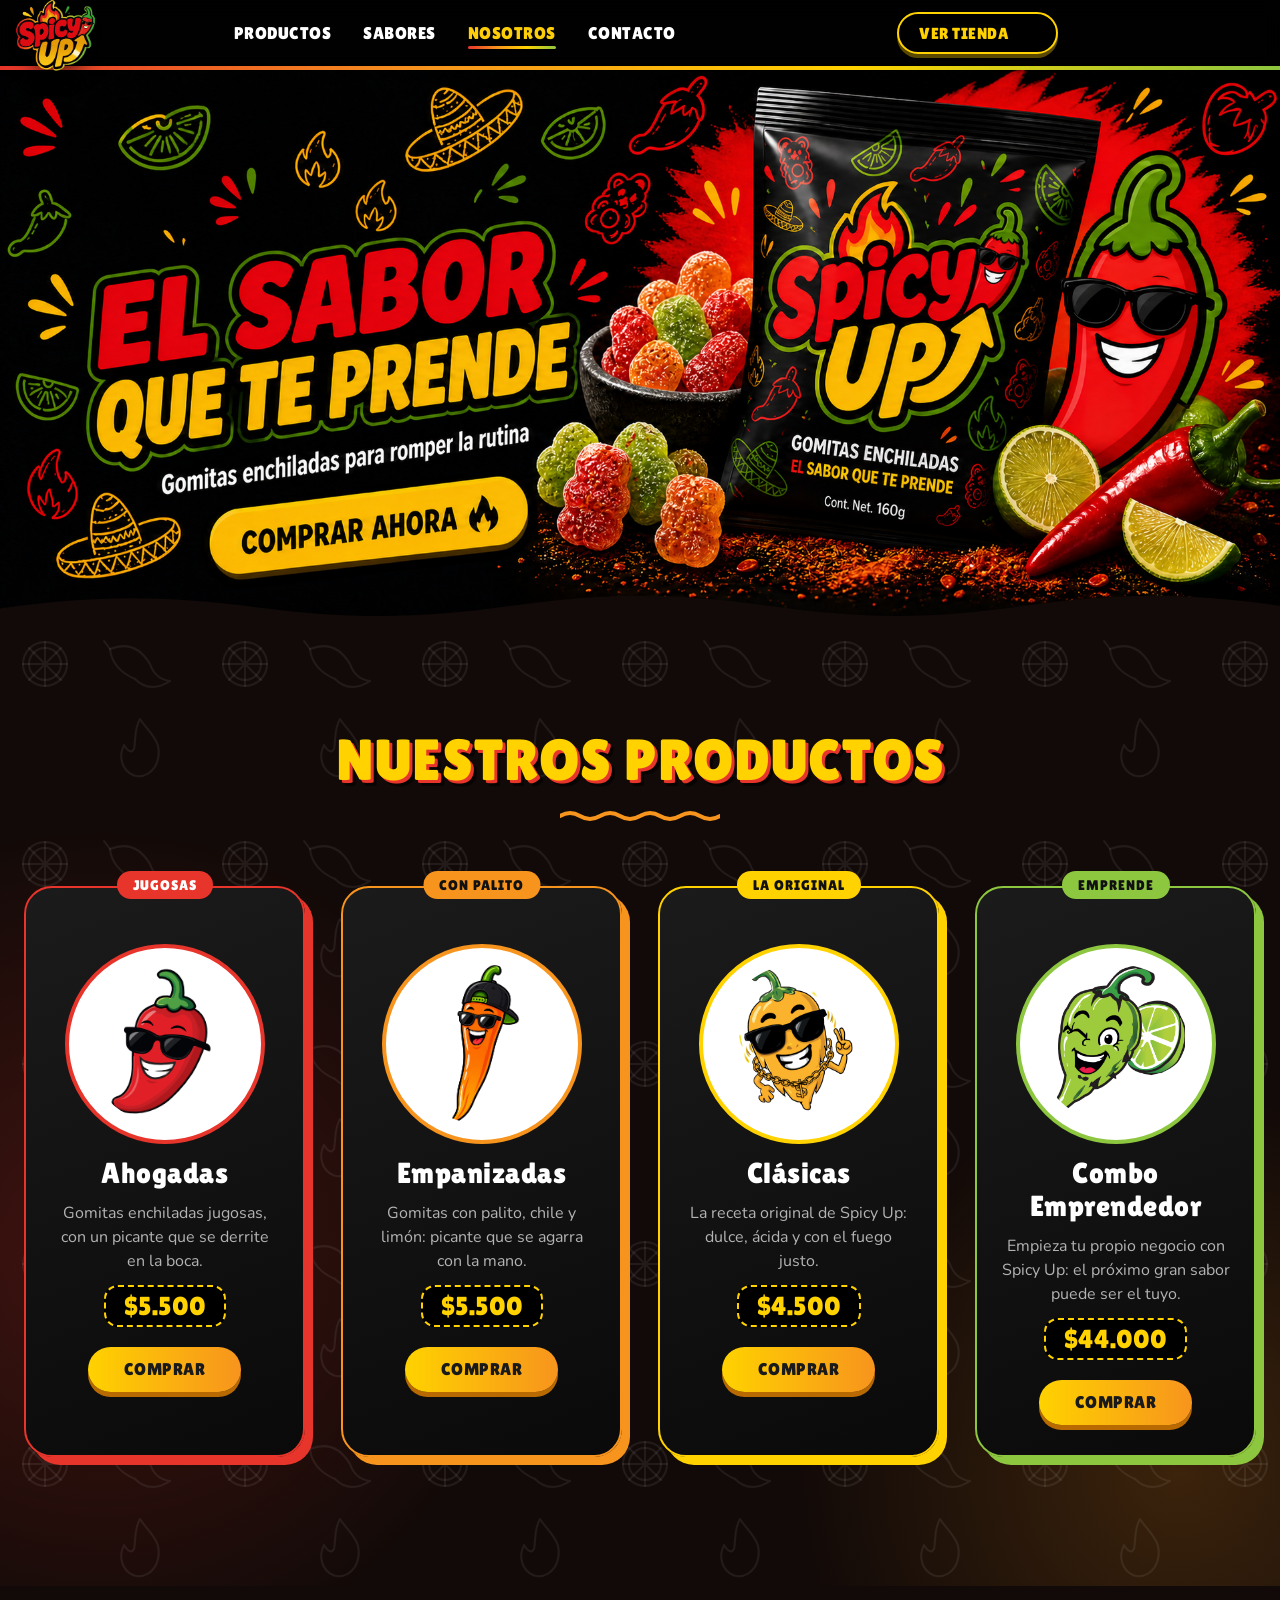
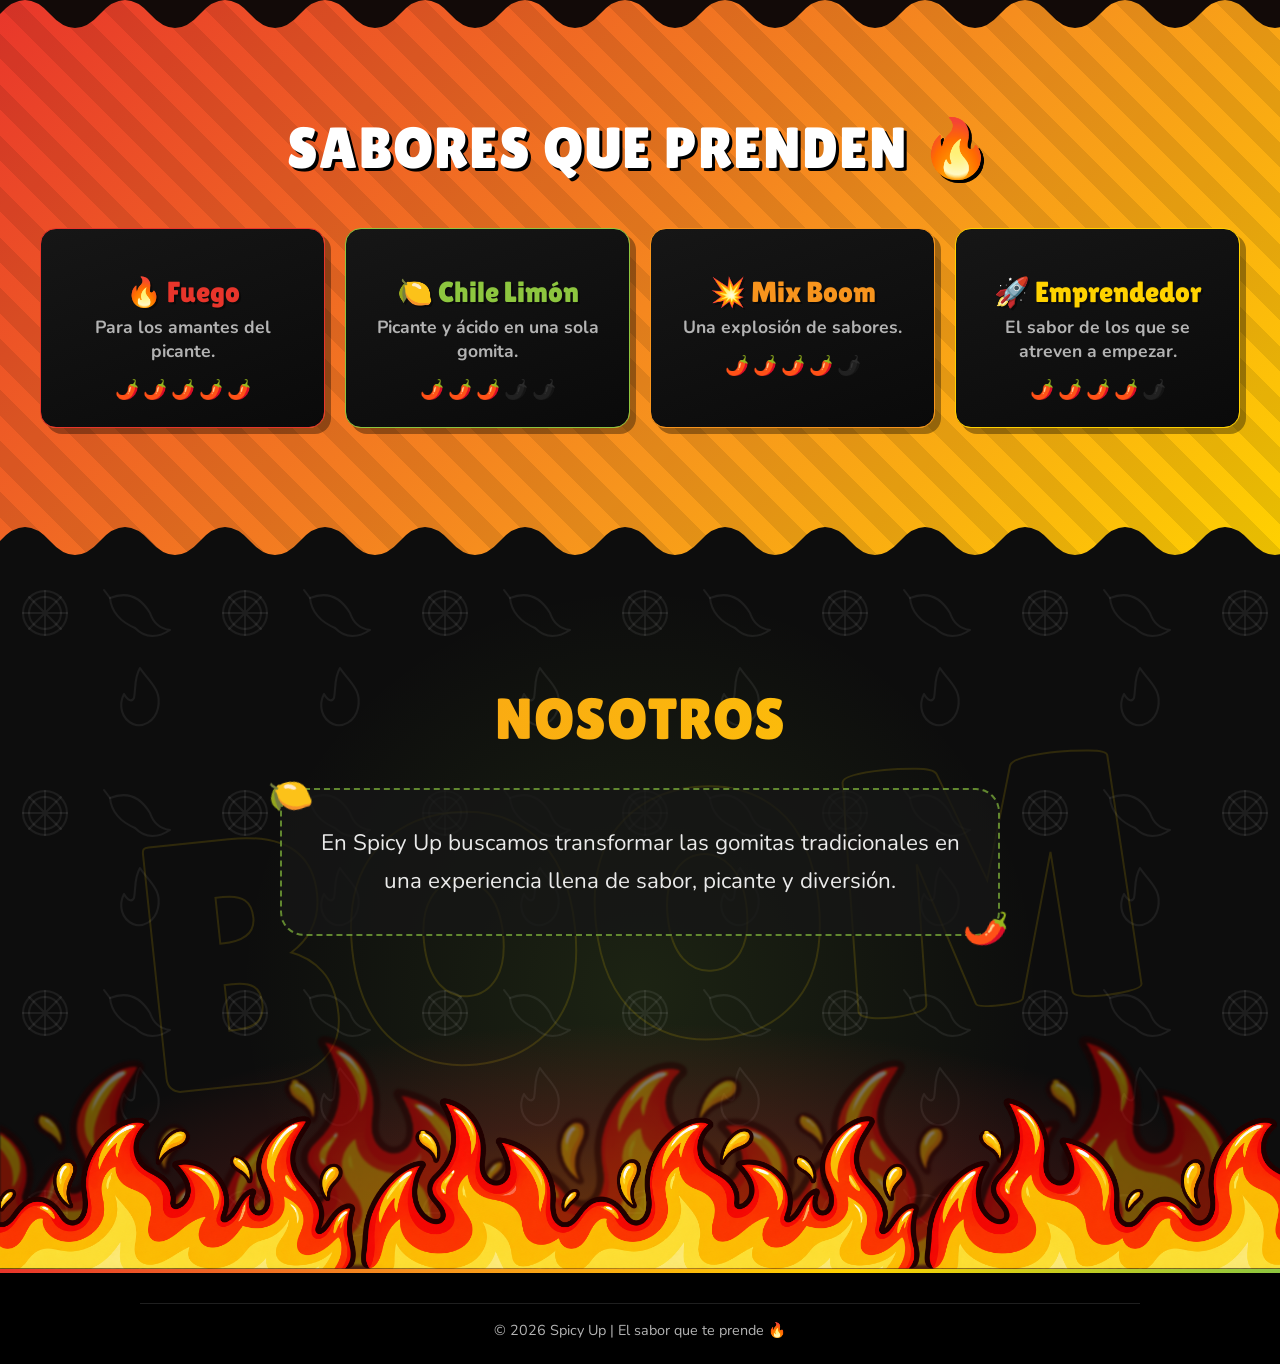
<file: index.html>
<!DOCTYPE html>
<html lang="es">
<head>
    <meta charset="UTF-8">
    <meta name="viewport" content="width=device-width, initial-scale=1.0">

    <link rel="stylesheet" href="css/header-footer.css">
    <link rel="stylesheet" href="css/index.css">
    <link rel="stylesheet" href="css/carrito.css">
    <link rel="shortcut icon" href="img/icono-removebg-preview.png" type="image/x-icon">
    <link rel="preconnect" href="https://fonts.googleapis.com">
    <link rel="preconnect" href="https://fonts.gstatic.com" crossorigin>
    <script src="main.js" defer></script>
    <link href="https://fonts.googleapis.com/css2?family=Lilita+One&family=Nunito:ital,wght@0,200..1000;1,200..1000&display=swap" rel="stylesheet">

    <title>Spicy Up</title>
</head>

<body>

    <header>

        <div class="logo">
            <img src="img/logo.png" alt="Spicy Up">
        </div>

        <nav>
            <a href="#productos">PRODUCTOS</a>
            <a href="#sabores">SABORES</a>
            <a href="#nosotros">NOSOTROS</a>
            <a href="contacto.html">CONTACTO</a>
        </nav>

        <a href="#productos" class="btn-tienda">
            VER TIENDA <img src="img/bolsa-de-la-compra.png" alt="">
        </a>

    </header>


    <main>

        <section class="hero">
            <a href="#productos" class="hero-cta" aria-label="Comprar ahora"></a>
        </section>


        <section id="productos" class="productos">
            <svg
            class="onda-superior"
            viewBox="0 0 1200 80"
            preserveAspectRatio="none"
            aria-hidden="true"
          >
            <path
              d="M0,32
                 C90,12 150,12 240,30
                 C330,48 390,48 480,28
                 C570,8 630,8 720,28
                 C810,48 870,48 960,28
                 C1050,8 1110,8 1200,28
                 L1200,80
                 L0,80
                 Z"
            />
            </svg>
            <h2>NUESTROS PRODUCTOS</h2>

            <div class="productos-container">

                <article class="producto">
                    <img src="img/chile-rojo.png" alt="Ahogadas">

                    <h3>Ahogadas</h3>

                    <p>
                        Gomitas enchiladas jugosas, con un picante que se derrite en la boca.
                    </p>

                    <span>$5.500</span>

                    <button>COMPRAR</button>
                </article>


                <article class="producto">
                    <img src="img/chile-naranja.png" alt="Empanizadas">

                    <h3>Empanizadas</h3>

                    <p>
                        Gomitas con palito, chile y limón: picante que se agarra con la mano.
                    </p>

                    <span>$5.500</span>

                    <button>COMPRAR</button>
                </article>


                <article class="producto">
                    <img src="img/chile-amarillo.png" alt="Clásicas">

                    <h3>Clásicas</h3>

                    <p>
                        La receta original de Spicy Up: dulce, ácida y con el fuego justo.
                    </p>

                    <span>$4.500</span>

                    <button>COMPRAR</button>
                </article>


                <article class="producto producto-emprendedor">
                    <img src="img/chile verde.PNG" alt="Emprendedor">
                    <h3>Combo Emprendedor</h3>

                    <p>
                        Empieza tu propio negocio con Spicy Up: el próximo gran sabor puede ser el tuyo.
                    </p>

                    <span>$44.000</span>

                    <button>COMPRAR</button>
                </article>

            </div>

        </section>


        <section id="sabores" class="sabores">

            <h2>SABORES QUE PRENDEN 🔥</h2>

            <div>

                <h3>🔥 Fuego</h3>
                <p>Para los amantes del picante.</p>

                <h3>🍋 Chile Limón</h3>
                <p>Picante y ácido en una sola gomita.</p>

                <h3>💥 Mix Boom</h3>
                <p>Una explosión de sabores.</p>

                <h3>🚀 Emprendedor</h3>
                <p>El sabor de los que se atreven a empezar.</p>

            </div>

        </section>


        <section id="nosotros" class="nosotros">

            <h2>NOSOTROS</h2>

            <p>
                En Spicy Up buscamos transformar las gomitas tradicionales
                en una experiencia llena de sabor, picante y diversión.
            </p>

            <div class="fuego" aria-hidden="true">
                <div class="llamas llamas-atras"></div>
                <div class="llamas llamas-frente"></div>

                <span class="chispa" style="--x:6%;  --s:4px; --t:3.6s; --d:0s;   --dx:30px"></span>
                <span class="chispa" style="--x:14%; --s:6px; --t:4.4s; --d:1.1s; --dx:-24px"></span>
                <span class="chispa" style="--x:23%; --s:5px; --t:3.9s; --d:2.3s; --dx:40px"></span>
                <span class="chispa" style="--x:33%; --s:4px; --t:4.8s; --d:0.6s; --dx:-36px"></span>
                <span class="chispa" style="--x:44%; --s:7px; --t:4.1s; --d:1.8s; --dx:22px"></span>
                <span class="chispa" style="--x:55%; --s:5px; --t:3.7s; --d:0.3s; --dx:-30px"></span>
                <span class="chispa" style="--x:66%; --s:6px; --t:4.6s; --d:2.7s; --dx:34px"></span>
                <span class="chispa" style="--x:76%; --s:4px; --t:3.8s; --d:1.4s; --dx:-20px"></span>
                <span class="chispa" style="--x:86%; --s:5px; --t:4.3s; --d:0.9s; --dx:28px"></span>
                <span class="chispa" style="--x:94%; --s:6px; --t:4.0s; --d:2.0s; --dx:-34px"></span>
            </div>

        </section>

    </main>


    <footer>

        <p>
            © 2026 Spicy Up | El sabor que te prende 🔥
        </p>

    </footer>

</body>
</html>
</file>
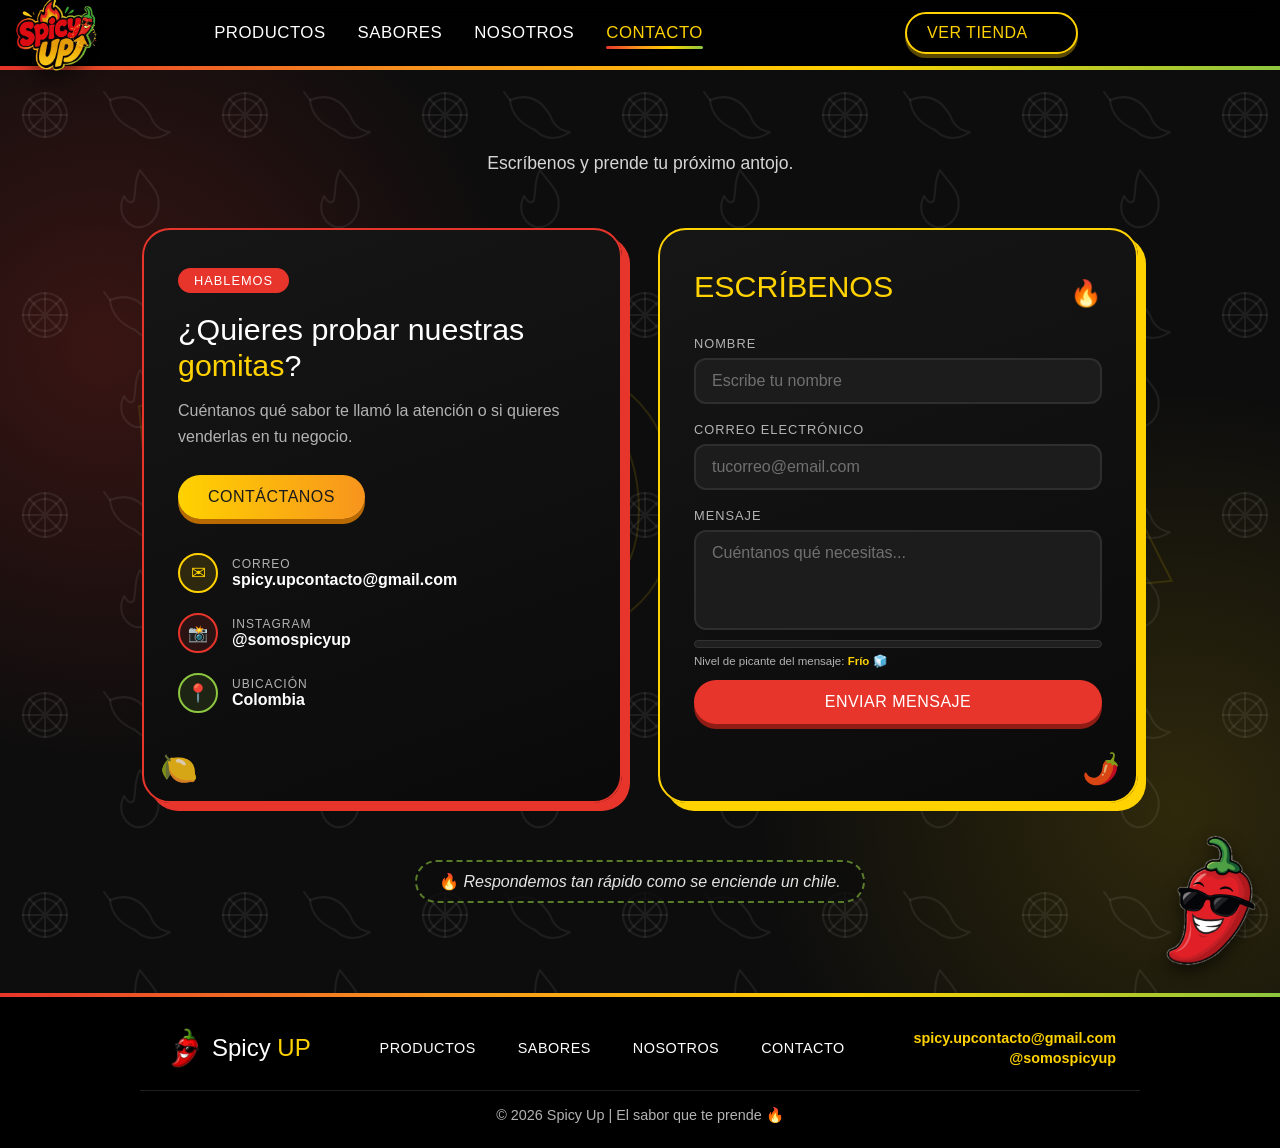
<file: contacto.html>
<!DOCTYPE html>
<html lang="es">
<head>
    <meta charset="UTF-8">
    <meta name="viewport" content="width=device-width, initial-scale=1.0">
    <link rel="stylesheet" href="css/header-footer.css">
    <link rel="stylesheet" href="css/contacto.css">
    <script src="main.js" defer></script>
    <script src="contacto.js" defer></script>
    <link rel="shortcut icon" href="img/icono-removebg-preview.png" type="image/x-icon">
    <title>Spicy Up | Contacto</title>
    <link rel="stylesheet" href="css/carrito.css">
</head>
<body>
    <header>
        <div class="logo"><a href="index.html" aria-label="Spicy Up, inicio"><img src="img/logo.png" alt="Spicy Up"></a></div>
        <nav aria-label="Navegación principal">
            <a href="index.html#productos">PRODUCTOS</a>
            <a href="index.html#sabores">SABORES</a>
            <a href="nosotros.html">NOSOTROS</a>
            <a href="contacto.html" aria-current="page">CONTACTO</a>
        </nav>
        <a href="index.html#productos" class="btn-tienda">VER TIENDA <img src="img/bolsa-de-la-compra.png" alt=""></a>
    </header>

    <main>
        <section id="contacto" class="contacto">
            <p class="contacto-intro">Escríbenos y prende tu próximo antojo.</p>

            <div class="contacto-grid">
            
                <div class="contacto-card contacto-info">
                    <span class="badge badge-rojo">HABLEMOS</span>
                    <h2>¿Quieres probar nuestras <span class="text-amarillo">gomitas</span>?</h2>
                    <p class="contacto-texto">
                        Cuéntanos qué sabor te llamó la atención o si quieres venderlas en tu negocio.
                    </p>
                    <a href="mailto:spicy.upcontacto@gmail.com" class="btn btn-amarillo">CONTÁCTANOS</a>

                    <ul class="contacto-datos">
                        <li>
                            <span class="icono icono-correo">✉</span>
                            <div>
                                <span class="dato-label">CORREO</span>
                                <a href="mailto:spicy.upcontacto@gmail.com" class="dato-valor">spicy.upcontacto@gmail.com</a>
                            </div>
                        </li>
                        <li>
                            <span class="icono icono-instagram">📸</span>
                            <div>
                                <span class="dato-label">INSTAGRAM</span>
                                <a href="https://www.instagram.com/somospicyup" target="_blank" rel="noopener noreferrer" class="dato-valor">@somospicyup</a>
                            </div>
                        </li>
                        <li>
                            <span class="icono icono-ubicacion">📍</span>
                            <div>
                                <span class="dato-label">UBICACIÓN</span>
                                <span class="dato-valor">Colombia</span>
                            </div>
                        </li>
                    </ul>

                    <span class="decoracion decoracion-lima" aria-hidden="true">🍋</span>
                </div>

                <div class="contacto-card contacto-form">
                    <div class="form-header">
                        <h2>ESCRÍBENOS</h2>
                        <span class="icono-fuego" aria-hidden="true">🔥</span>
                    </div>

                    <form action="#" method="POST">
                        <label for="nombre">NOMBRE</label>
                        <input type="text" id="nombre" name="nombre" placeholder="Escribe tu nombre">

                        <label for="correo">CORREO ELECTRÓNICO</label>
                        <input type="email" id="correo" name="correo" placeholder="tucorreo@email.com">

                        <label for="mensaje">MENSAJE</label>
                        <textarea id="mensaje" name="mensaje" rows="4" placeholder="Cuéntanos qué necesitas..."></textarea>

                        <button type="submit" class="btn btn-rojo">ENVIAR MENSAJE</button>
                    </form>

                    <span class="decoracion decoracion-fuego" aria-hidden="true">🌶️</span>
                </div>
            </div>

            <p class="contacto-footer-msg">Respondemos tan rápido como se enciende un chile.</p>
        </section>
    </main>

    <footer>
        <div class="footer-divider"></div>
        <div class="footer-content">
            <div class="footer-logo">
                <img src="img/icono-removebg-preview.png" alt="Spicy Up" class="footer-logo-icono">
                <span>Spicy <strong>UP</strong></span>
            </div>

            <nav class="footer-nav">
                <a href="index.html#productos">PRODUCTOS</a>
                <a href="index.html#sabores">SABORES</a>
                <a href="index.html#nosotros">NOSOTROS</a>
                <a href="contacto.html">CONTACTO</a>
            </nav>

            <div class="footer-contacto"><a href="mailto:spicy.upcontacto@gmail.com" class="footer-correo">spicy.upcontacto@gmail.com</a><a href="https://www.instagram.com/somospicyup" target="_blank" rel="noopener noreferrer" class="footer-correo">@somospicyup</a></div>
        </div>
        <p class="footer-copy">© 2026 Spicy Up | El sabor que te prende 🔥</p>
    </footer>
</body>
</html>
</file>
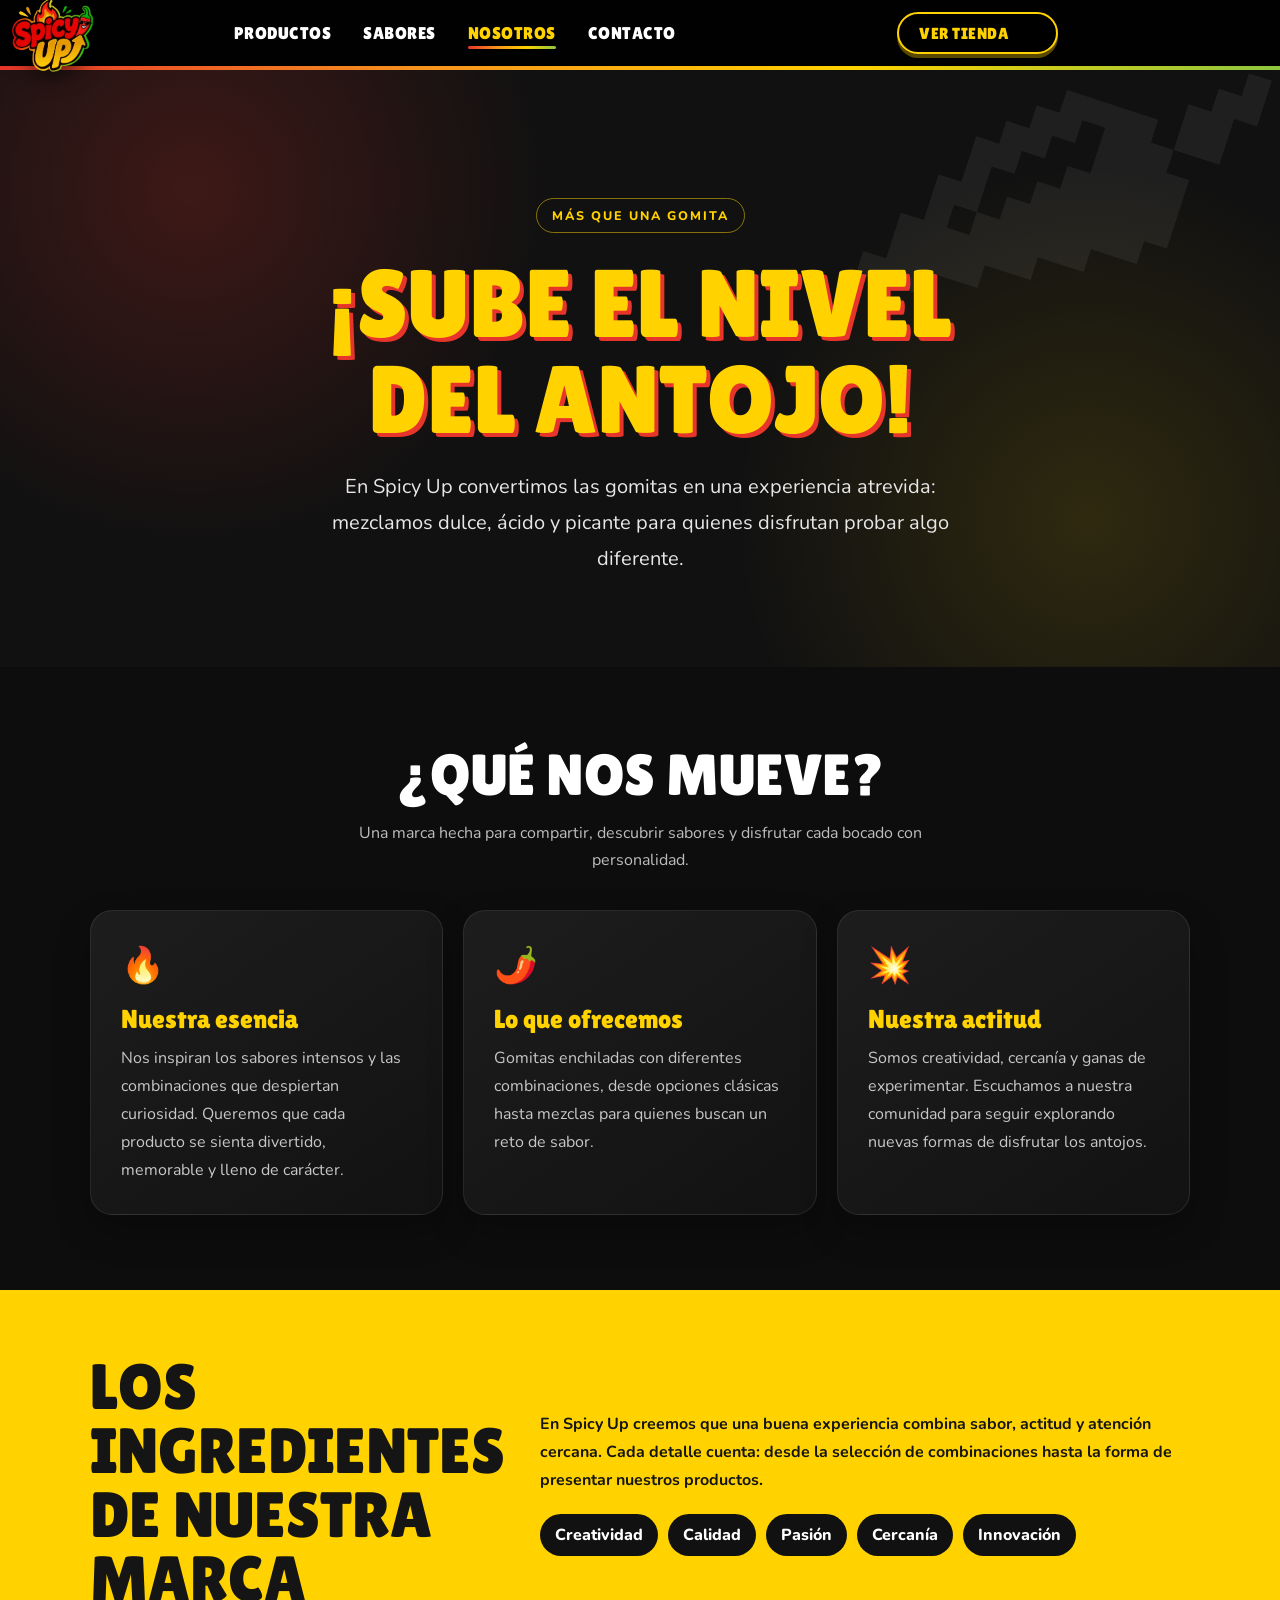
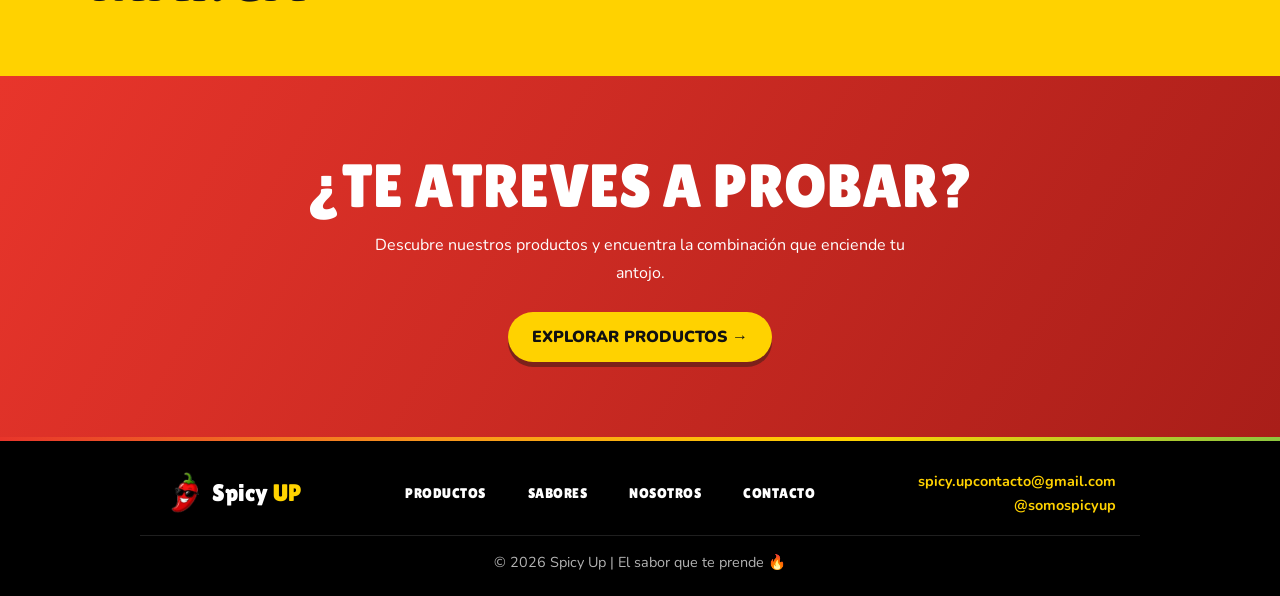
<file: nosotros.html>
<!DOCTYPE html>
<html lang="es">
<head>
  <meta charset="UTF-8">
  <meta name="viewport" content="width=device-width, initial-scale=1.0">
  <meta name="description" content="Conoce Spicy Up: gomitas enchiladas, combinaciones intensas y una experiencia llena de sabor.">
  <link rel="stylesheet" href="css/header-footer.css">
  <link rel="shortcut icon" href="img/icono-removebg-preview.png" type="image/x-icon">
  <link rel="preconnect" href="https://fonts.googleapis.com">
  <link rel="preconnect" href="https://fonts.gstatic.com" crossorigin>
  <link href="https://fonts.googleapis.com/css2?family=Lilita+One&family=Nunito:wght@400;600;700;800&display=swap" rel="stylesheet">
  <title>Nosotros | Spicy Up</title>
  <style>
    :root{--su-lima:#8dc63f}
    body{margin:0;background:#0d0d0d;color:#fff;font-family:var(--fuente-texto)}
    .about-hero{position:relative;overflow:hidden;padding:clamp(70px,10vw,130px) 22px 90px;text-align:center;background:radial-gradient(circle at 15% 20%,#e8352b35,transparent 30%),radial-gradient(circle at 85% 75%,#ffd20020,transparent 30%),#111}
    .about-hero:before{content:"🌶";position:absolute;font-size:clamp(10rem,30vw,24rem);opacity:.06;right:2%;top:-25%;transform:rotate(18deg)}
    .eyebrow{display:inline-block;padding:8px 15px;border:1px solid #ffd20080;border-radius:99px;color:#ffd200;font-weight:800;letter-spacing:2px;font-size:.78rem}
    h1,h2,h3{font-family:var(--fuente-titulo);font-weight:400}
    .about-hero h1{position:relative;font-size:clamp(3rem,8vw,6rem);line-height:1;margin:22px 0;color:#ffd200;text-shadow:4px 4px 0 #e8352b}
    .about-hero p{position:relative;max-width:690px;margin:0 auto;color:#e7e7e7;font-size:clamp(1rem,2vw,1.25rem);line-height:1.8}
    .about-wrap{width:min(1100px,calc(100% - 40px));margin:0 auto;padding:75px 0}
    .section-heading{text-align:center;margin-bottom:36px}
    .section-heading h2{font-size:clamp(2.2rem,5vw,3.6rem);margin:0 0 12px}
    .section-heading p{max-width:620px;margin:auto;color:#bdbdbd;line-height:1.7}
    .story-grid{display:grid;grid-template-columns:repeat(3,minmax(0,1fr));gap:20px}
    .story-card{position:relative;padding:30px;border-radius:22px;background:linear-gradient(145deg,#1d1d1d,#121212);border:1px solid #ffffff16;box-shadow:0 16px 35px #0004}
    .story-card .emoji{font-size:2.2rem}
    .story-card h3{font-size:1.65rem;margin:15px 0 10px;color:#ffd200}
    .story-card p{color:#c7c7c7;line-height:1.75;margin:0}
    .values{background:#ffd200;color:#151515;padding:65px 20px}
    .values-inner{width:min(1100px,100%);margin:auto;display:grid;grid-template-columns:1fr 2fr;align-items:center;gap:35px}
    .values h2{font-size:clamp(2.5rem,5vw,4rem);line-height:1;margin:0}
    .values p{line-height:1.75;font-weight:700}
    .chips{display:flex;flex-wrap:wrap;gap:10px;margin-top:20px}
    .chips span{padding:10px 15px;border-radius:99px;background:#111;color:#fff;font-weight:800}
    .about-cta{text-align:center;padding:75px 20px;background:linear-gradient(120deg,#e8352b,#a91e19)}
    .about-cta h2{font-size:clamp(2.2rem,5vw,3.8rem);margin:0 0 12px}
    .about-cta p{max-width:580px;margin:0 auto 25px;line-height:1.7}
    .about-button{display:inline-block;padding:14px 24px;border-radius:99px;background:#ffd200;color:#111;font-weight:900;text-decoration:none;box-shadow:0 5px 0 #7c211b;transition:transform .2s}
    .about-button:hover{transform:translateY(-3px)}
    @media(max-width:760px){.story-grid{grid-template-columns:1fr}.values-inner{grid-template-columns:1fr;text-align:center}.chips{justify-content:center}}
    @media(prefers-reduced-motion:reduce){*{scroll-behavior:auto!important;transition:none!important}}
  </style>
</head>
<body>
<header>
  <div class="logo"><a href="index.html" aria-label="Spicy Up, inicio"><img src="img/logo.png" alt="Spicy Up"></a></div>
  <nav aria-label="Navegación principal">
    <a href="index.html#productos">PRODUCTOS</a><a href="index.html#sabores">SABORES</a>
    <a href="nosotros.html" aria-current="page">NOSOTROS</a><a href="contacto.html">CONTACTO</a>
  </nav>
  <a href="index.html#productos" class="btn-tienda">VER TIENDA <img src="img/bolsa-de-la-compra.png" alt=""></a>
</header>
<main>
  <section class="about-hero">
    <span class="eyebrow">MÁS QUE UNA GOMITA</span>
    <h1>¡SUBE EL NIVEL<br>DEL ANTOJO!</h1>
    <p>En Spicy Up convertimos las gomitas en una experiencia atrevida: mezclamos dulce, ácido y picante para quienes disfrutan probar algo diferente.</p>
  </section>
  <section class="about-wrap">
    <div class="section-heading"><h2>¿QUÉ NOS MUEVE?</h2><p>Una marca hecha para compartir, descubrir sabores y disfrutar cada bocado con personalidad.</p></div>
    <div class="story-grid">
      <article class="story-card"><span class="emoji">🔥</span><h3>Nuestra esencia</h3><p>Nos inspiran los sabores intensos y las combinaciones que despiertan curiosidad. Queremos que cada producto se sienta divertido, memorable y lleno de carácter.</p></article>
      <article class="story-card"><span class="emoji">🌶️</span><h3>Lo que ofrecemos</h3><p>Gomitas enchiladas con diferentes combinaciones, desde opciones clásicas hasta mezclas para quienes buscan un reto de sabor.</p></article>
      <article class="story-card"><span class="emoji">💥</span><h3>Nuestra actitud</h3><p>Somos creatividad, cercanía y ganas de experimentar. Escuchamos a nuestra comunidad para seguir explorando nuevas formas de disfrutar los antojos.</p></article>
    </div>
  </section>
  <section class="values">
    <div class="values-inner"><h2>LOS INGREDIENTES<br>DE NUESTRA MARCA</h2><div><p>En Spicy Up creemos que una buena experiencia combina sabor, actitud y atención cercana. Cada detalle cuenta: desde la selección de combinaciones hasta la forma de presentar nuestros productos.</p><div class="chips"><span>Creatividad</span><span>Calidad</span><span>Pasión</span><span>Cercanía</span><span>Innovación</span></div></div></div>
  </section>
  <section class="about-cta"><h2>¿TE ATREVES A PROBAR?</h2><p>Descubre nuestros productos y encuentra la combinación que enciende tu antojo.</p><a class="about-button" href="index.html#productos">EXPLORAR PRODUCTOS →</a></section>
</main>
<footer><div class="footer-divider"></div><div class="footer-content"><div class="footer-logo"><img src="img/icono-removebg-preview.png" alt="" class="footer-logo-icono"><span>Spicy <strong>UP</strong></span></div><nav class="footer-nav"><a href="index.html#productos">PRODUCTOS</a><a href="index.html#sabores">SABORES</a><a href="nosotros.html">NOSOTROS</a><a href="contacto.html">CONTACTO</a></nav><div class="footer-contacto"><a href="mailto:spicy.upcontacto@gmail.com" class="footer-correo">spicy.upcontacto@gmail.com</a><a href="https://www.instagram.com/somospicyup" target="_blank" rel="noopener noreferrer" class="footer-correo">@somospicyup</a></div></div><p class="footer-copy">© 2026 Spicy Up | El sabor que te prende 🔥</p></footer>
</body>
</html>
</file>
<file: css/header-footer.css>
/* ==========================================================
   SPICY UP · header-footer.css (compartido por todas las páginas)
   ========================================================== */
   :root {
    --negro: #0d0d0d;
    --negro-carta: #161616;
    --rojo: #e8352b;
    --naranja: #f7941d;
    --amarillo: #ffd200;
    --verde: #8dc63f;
    --gris-texto: #b3b3b3;
    --fuente-titulo: "Lilita One", sans-serif;
    --fuente-texto: "Nunito", Arial, sans-serif;
    --franja: linear-gradient(90deg, var(--rojo), var(--naranja), var(--amarillo), var(--verde));
}

* {
    margin: 0;
    padding: 0;
    box-sizing: border-box;
}

::selection {
    background: var(--amarillo);
    color: #000;
}

:focus-visible {
    outline: 3px solid var(--amarillo);
    outline-offset: 3px;
}

/* ---------- HEADER ---------- */
header {
    display: flex;
    justify-content: space-evenly;
    align-items: center;
    position: sticky;
    top: 0;
    z-index: 100;
    min-height: 64px;
    padding: 12px;
    background: rgba(0, 0, 0, 0.92);
    backdrop-filter: blur(8px);
    border-bottom: 4px solid transparent;
    border-image: var(--franja) 1;
}

.logo {
    position: absolute;
    left: 12px;
    top: -10px;
    z-index: 2;
}

.logo a {
    display: block;
}

.logo img {
    display: block;
    height: 84px;
    width: auto;
    filter: drop-shadow(0 6px 10px rgba(0, 0, 0, 0.6));
    transition: transform 0.3s;
}

.logo img:hover {
    transform: rotate(-4deg) scale(1.05);
}

nav {
    display: flex;
    gap: 8px;
}

nav a {
    position: relative;
    padding: 6px 12px;
    margin-left: 0;
    font-family: var(--fuente-titulo);
    font-size: 1.05rem;
    letter-spacing: 0.5px;
    text-decoration: none;
    color: #fff;
    transition: color 0.2s;
}

nav a::after {
    content: "";
    position: absolute;
    left: 12px;
    right: 12px;
    bottom: 0;
    height: 3px;
    border-radius: 3px;
    background: var(--franja);
    transform: scaleX(0);
    transform-origin: left;
    transition: transform 0.25s;
}

nav a:hover,
nav a.su-active,
nav a[aria-current="page"] {
    color: var(--amarillo);
    text-decoration: none !important;
}

nav a:hover::after,
nav a.su-active::after,
nav a[aria-current="page"]::after {
    transform: scaleX(1);
}

.btn-tienda {
    display: inline-flex;
    align-items: center;
    gap: 8px;
    padding: 9px 20px;
    border: 2px solid var(--amarillo);
    border-radius: 30px;
    font-family: var(--fuente-titulo);
    letter-spacing: 0.5px;
    text-decoration: none;
    color: var(--amarillo);
    background: #000;
    box-shadow: 0 4px 0 rgba(255, 210, 0, 0.35);
    transition: transform 0.15s, box-shadow 0.15s, background 0.2s, color 0.2s;
}

/* Al pasar el mouse se invierte: fondo amarillo, texto y bolsa en negro */
.btn-tienda:hover {
    color: #1a1a1a;
    background: linear-gradient(90deg, var(--amarillo), var(--naranja));
    transform: translateY(-2px);
    box-shadow: 0 6px 0 #b86a00;
}

.btn-tienda:active {
    transform: translateY(3px);
    box-shadow: 0 1px 0 #b86a00;
}

.btn-tienda img {
    width: 20px;
    transition: filter 0.2s;
}

.btn-tienda:hover img {
    filter: brightness(0);
}

/* ---------- FOOTER (index y contacto) ---------- */
footer {
    position: relative;
    padding: 34px 16px 24px;
    text-align: center;
    background: #000;
    color: var(--gris-texto);
    font-family: var(--fuente-texto);
    font-size: 0.9rem;
}

footer::before {
    content: "";
    position: absolute;
    top: 0;
    left: 0;
    right: 0;
    height: 4px;
    background: var(--franja);
}

.footer-content {
    display: flex;
    flex-wrap: wrap;
    align-items: center;
    justify-content: space-between;
    gap: 20px;
    max-width: 1000px;
    margin: 0 auto 20px;
    padding: 0 24px;
}

.footer-logo {
    display: flex;
    align-items: center;
    gap: 10px;
    font-family: var(--fuente-titulo);
    font-size: 1.5rem;
    color: #fff;
}

.footer-logo strong {
    font-weight: 400;
    color: var(--amarillo);
}

.footer-logo-icono {
    width: 38px;
}

.footer-nav {
    display: flex;
    flex-wrap: wrap;
    justify-content: center;
    gap: 18px;
}

.footer-nav a {
    font-family: var(--fuente-titulo);
    font-size: 0.9rem;
    text-decoration: none;
    color: #fff;
    transition: color 0.2s;
}

.footer-nav a:hover {
    color: var(--amarillo);
}

.footer-correo {
    font-weight: 700;
    text-decoration: none;
    color: var(--amarillo);
}

.footer-correo:hover {
    text-decoration: underline;
}

.footer-copy,
footer > p {
    max-width: 1000px;
    margin: 0 auto;
    padding-top: 16px;
    border-top: 1px solid #1f1f1f;
}

/* ---------- Pantallas pequeñas ---------- */
@media (max-width: 700px) {
    header {
        flex-wrap: wrap;
        justify-content: flex-end;
        gap: 6px 12px;
    }

    nav {
        order: 3;
        width: 100%;
        flex-wrap: wrap;
        justify-content: center;
    }

    .logo img {
        height: 64px;
    }

    .footer-content {
        justify-content: center;
        text-align: center;
    }
}

@media (prefers-reduced-motion: reduce) {
    * {
        transition-duration: 0.01ms !important;
    }
}

/* Correo + Instagram apilados en el footer */
.footer-contacto {
    display: flex;
    flex-direction: column;
    gap: 4px;
    align-items: flex-end;
}
@media (max-width: 700px) {
    .footer-contacto { align-items: center; }
}
</file>
<file: css/index.css>
:root {
    --fondo-productos: #120a08;
    --onda-h: clamp(24px, 4.2vw, 80px);

    /* Motivos outline del manual de marca: limón, llama y chile */
    --patron: url("data:image/svg+xml;utf8,<svg xmlns='http://www.w3.org/2000/svg' width='200' height='200' viewBox='0 0 200 200' fill='none' stroke='white' stroke-opacity='.07' stroke-width='2' stroke-linecap='round' stroke-linejoin='round'><circle cx='45' cy='45' r='22'/><circle cx='45' cy='45' r='16'/><path d='M45 23V67M23 45H67M29 29L61 61M61 29L29 61'/><path d='M140 100C150 115 162 122 158 140C155 154 142 160 133 156C122 151 118 138 124 126C128 133 132 134 134 130C136 120 134 110 140 100Z'/><path d='M110 30Q135 20 150 45Q155 60 170 62Q150 75 135 60Q112 50 110 30Z'/><path d='M110 30L104 22'/></svg>");
}

html {
    scrollbar-color: var(--naranja) #111;
}

body {
    background: var(--negro);
    color: #fff;
    font-family: var(--fuente-texto);
    overflow-x: hidden;
}

/* Títulos de sección con estilo sticker */
.productos h2,
.sabores h2,
.nosotros h2 {
    font-family: var(--fuente-titulo);
    font-weight: 400;
    font-size: clamp(2.2rem, 5.5vw, 3.6rem);
    line-height: 1.1;
    letter-spacing: 1px;
}

/* ---------- HERO ---------- */
/* El banner se muestra completo: la caja mantiene la proporción de la imagen */
.hero {
    position: relative;
    width: 100%;
    aspect-ratio: 1915 / 821;
    background-color: #000;
    background-image: url("../img/spicy_up_banner_sin_logo.png");
    background-position: center;
    background-repeat: no-repeat;
    background-size: 100% 100%;
}

/* Enlace invisible sobre el botón "COMPRAR AHORA" que viene dibujado en el banner.
   Está en porcentajes, así que sigue al botón en cualquier tamaño de pantalla. */
.hero-cta {
    position: absolute;
    left: 16.2%;
    top: 75.8%;
    width: 25.3%;
    height: 15.5%;
    border-radius: 999px;
    
    cursor: pointer;
    transform: rotate(-8deg);
    transition: box-shadow 0.25s ease;
}

.hero-cta:hover {
     transform: rotate(-8deg);
    box-shadow:
        0 0 0 3px rgba(255, 255, 255, 0.636),
        0 0 34px 8px rgba(255, 208, 0, 0.719);
}

.hero-cta:active {
    transform: rotate(-8deg) scale(0.97);
}

.hero-cta:focus-visible {
    outline: 3px solid var(--amarillo);
    outline-offset: 4px;
}

/* ---------- PRODUCTOS ---------- */
.productos {
    position: relative;
    padding: 110px 24px 130px;
    text-align: center;
    background-color: var(--fondo-productos);
    background-image:
        var(--patron),
        radial-gradient(circle 420px at 8% 65%, rgba(232, 53, 43, 0.22), transparent),
        radial-gradient(circle 380px at 92% 88%, rgba(247, 148, 29, 0.18), transparent);
    background-size: 200px 200px, auto, auto;
}

/* La onda sube y muerde el hero */
.onda-superior {
    position: absolute;
    left: 0;
    top: calc(var(--onda-h) * -0.6);
    display: block;
    width: 100%;
    height: var(--onda-h);
    fill: var(--fondo-productos);
}

.productos h2 {
    color: var(--amarillo);
    text-shadow: 3px 3px 0 var(--rojo), 6px 6px 0 rgba(0, 0, 0, 0.55);
}

.productos h2::after {
    content: "";
    display: block;
    width: 160px;
    height: 12px;
    margin: 18px auto 0;
    background: url("data:image/svg+xml;utf8,<svg xmlns='http://www.w3.org/2000/svg' width='40' height='12' viewBox='0 0 40 12'><path d='M0 6Q10 0 20 6T40 6' fill='none' stroke='%23f7941d' stroke-width='4' stroke-linecap='round'/></svg>") repeat-x;
    background-size: 40px 12px;
}

.productos-container {
    display: grid;
    grid-template-columns: repeat(auto-fit, minmax(260px, 1fr));
    gap: 44px 36px;
    max-width: 1280px;
    margin: 64px auto 0;
}

/* Tarjetas tipo sticker: borde de color y sombra dura */
.productos .producto {
    --c: var(--rojo);
    --cg: rgba(232, 53, 43, 0.4);
    --t: #fff;
    position: relative;
    display: flex;
    flex-direction: column;
    align-items: center;
    gap: 12px;
    padding: 56px 24px 30px;
    border: 2px solid var(--c);
    border-radius: 28px;
    background: linear-gradient(160deg, #1b1b1b, #0a0a0a);
    box-shadow: 8px 8px 0 var(--c);
    transition: box-shadow 0.3s, opacity 0.6s ease, transform 0.6s cubic-bezier(0.2, 0.9, 0.3, 1.2);
}

/* Colores de los chiles: rojo, naranja, amarillo (y verde para el emprendedor) */
.productos .producto:nth-child(1) { --c: var(--rojo);     --cg: rgba(232, 53, 43, 0.4);  --t: #fff; }
.productos .producto:nth-child(2) { --c: var(--naranja);  --cg: rgba(247, 148, 29, 0.4); --t: #111; }
.productos .producto:nth-child(3) { --c: var(--amarillo); --cg: rgba(255, 210, 0, 0.4);  --t: #111; }
.productos .producto:nth-child(4) { --c: var(--verde);    --cg: rgba(141, 198, 63, 0.4); --t: #111; }

.productos .producto:hover {
    box-shadow: 13px 13px 0 var(--c);
}

.productos .producto::before {
    content: "MÁS PICANTE";
    position: absolute;
    top: -17px;
    left: 50%;
    transform: translateX(-50%);
    padding: 6px 16px;
    border-radius: 20px;
    background: var(--c);
    color: var(--t);
    font-family: var(--fuente-titulo);
    font-size: 0.85rem;
    letter-spacing: 1px;
    white-space: nowrap;
}

.productos .producto:nth-child(1)::before { content: "JUGOSAS"; }
.productos .producto:nth-child(2)::before { content: "CON PALITO"; }
.productos .producto:nth-child(3)::before { content: "LA ORIGINAL"; }
.productos .producto:nth-child(4)::before { content: "EMPRENDE"; }

/* Chile dentro de un círculo blanco con borde del color de la tarjeta */
.producto img {
    box-sizing: border-box;
    width: 100%;
    max-width: 200px;
    aspect-ratio: 1;
    padding: 16px;
    object-fit: contain;
    border: 4px solid var(--c);
    border-radius: 50%;
    background: #fff;
    color: var(--gris-texto);
    font-size: 0.9rem;
    text-align: center;
    transition: transform 0.4s;
}

.producto:hover img {
    transform: scale(1.08) rotate(-4deg);
}

.producto h3 {
    font-family: var(--fuente-titulo);
    font-weight: 400;
    font-size: 1.8rem;
    letter-spacing: 0.5px;
}

.producto p {
    max-width: 24ch;
    color: var(--gris-texto);
    line-height: 1.5;
}

.producto span {
    padding: 4px 18px;
    border: 2px dashed var(--amarillo);
    border-radius: 14px;
    background: #000;
    color: var(--amarillo);
    font-family: var(--fuente-titulo);
    font-size: 1.6rem;
}

.productos .producto button {
    margin-top: 8px;
    padding: 13px 36px;
    border: none;
    border-radius: 30px;
    background: linear-gradient(90deg, var(--amarillo), var(--naranja));
    box-shadow: 0 5px 0 #b86a00;
    color: #1a1a1a;
    font-family: var(--fuente-titulo);
    font-size: 1.05rem;
    letter-spacing: 0.5px;
    cursor: pointer;
    transition: transform 0.15s, box-shadow 0.15s;
}

.productos .producto button:hover {
    transform: translateY(-2px);
    box-shadow: 0 7px 0 #b86a00;
}

.productos .producto button:active {
    transform: translateY(4px);
    box-shadow: 0 1px 0 #b86a00;
}

/* ---------- SABORES ---------- */
.sabores {
    position: relative;
    padding: 130px 24px 140px;
    text-align: center;
    color: #fff;
    background:
        repeating-linear-gradient(45deg, rgba(0, 0, 0, 0.09) 0 18px, transparent 18px 36px),
        linear-gradient(135deg, var(--rojo), var(--naranja) 60%, var(--amarillo));
}

/* Ondas arriba (viene de productos) y abajo (va hacia nosotros) */
.sabores::before,
.sabores::after {
    content: "";
    position: absolute;
    left: 0;
    right: 0;
    height: 60px;
    background-repeat: repeat-x;
    background-size: 100px 60px;
    pointer-events: none;
}

.sabores::before {
    top: -1px;
    background-image: url("data:image/svg+xml;utf8,<svg xmlns='http://www.w3.org/2000/svg' width='100' height='60' viewBox='0 0 100 60'><path d='M0 0H100V28Q75 56 50 28T0 28Z' fill='%23120a08'/></svg>");
}

.sabores::after {
    bottom: -1px;
    background-image: url("data:image/svg+xml;utf8,<svg xmlns='http://www.w3.org/2000/svg' width='100' height='60' viewBox='0 0 100 60'><path d='M0 60V32Q25 4 50 32T100 32V60Z' fill='%230d0d0d'/></svg>");
}

.sabores h2 {
    text-shadow: 3px 3px 0 #000;
}

.sabores > div {
    max-width: 1200px;
    margin: 48px auto 0;
}

.sabores h3 {
    margin-top: 22px;
    color: #fff;
    font-family: var(--fuente-titulo);
    font-weight: 400;
    font-size: 1.8rem;
    text-shadow: 2px 2px 0 rgba(0, 0, 0, 0.4);
}

.sabores p {
    font-size: 1.1rem;
    font-weight: 700;
}

/* Tarjetas de sabor creadas por main.js */
.sabores .su-sabor {
    box-shadow: 6px 6px 0 rgba(0, 0, 0, 0.35);
}

/* ---------- NOSOTROS ---------- */
.nosotros {
    position: relative;
    padding: 120px 24px 130px;
    text-align: center;
    overflow: hidden;
    background-color: var(--negro);
    background-image:
        var(--patron),
        radial-gradient(circle 400px at 50% 60%, rgba(141, 198, 63, 0.12), transparent);
    background-size: 200px 200px, auto;
}

/* "BOOM" gigante en outline detrás del texto */
.nosotros::before {
    content: "BOOM";
    position: absolute;
    left: 50%;
    top: 50%;
    transform: translate(-50%, -50%) rotate(-6deg);
    color: transparent;
    -webkit-text-stroke: 2px rgba(255, 210, 0, 0.14);
    font-family: var(--fuente-titulo);
    font-size: clamp(8rem, 28vw, 22rem);
    line-height: 1;
    white-space: nowrap;
    pointer-events: none;
}

.nosotros h2 {
    position: relative;
    background: linear-gradient(90deg, var(--naranja), var(--amarillo));
    -webkit-background-clip: text;
    background-clip: text;
    color: transparent;
}

.nosotros p {
    position: relative;
    max-width: 720px;
    margin: 36px auto 0;
    padding: 34px 38px;
    border: 2px dashed rgba(141, 198, 63, 0.65);
    border-radius: 24px;
    background: rgba(22, 22, 22, 0.78);
    color: #eaeaea;
    font-size: clamp(1.1rem, 2.4vw, 1.4rem);
    line-height: 1.7;
}

.nosotros p::before,
.nosotros p::after {
    position: absolute;
    font-size: 2.2rem;
}

.nosotros p::before {
    content: "🍋";
    top: -24px;
    left: -14px;
    transform: rotate(-15deg);
}

.nosotros p::after {
    content: "🌶️";
    bottom: -24px;
    right: -10px;
    transform: rotate(15deg);
}

/* ---------- Pantallas pequeñas ---------- */
@media (max-width: 600px) {
    .productos,
    .sabores,
    .nosotros {
        padding-left: 18px;
        padding-right: 18px;
    }

    .nosotros p {
        padding: 26px 22px;
    }

}

@media (prefers-reduced-motion: reduce) {
    .hero-cta {
        transition: none;
    }
}

/* ---------- NOSOTROS: fuego ---------- */
.nosotros {
    padding-bottom: clamp(200px, 26vw, 360px);
}

.nosotros h2,
.nosotros p {
    z-index: 1;
}

.fuego {
    --alto: clamp(120px, 16vw, 230px);
    position: absolute;
    left: 0;
    right: 0;
    bottom: 0;
    height: calc(var(--alto) * 2);
    pointer-events: none;
    z-index: 0;
}

/* Resplandor naranja detrás de las llamas */
.fuego::before {
    content: "";
    position: absolute;
    inset: 0;
    background: radial-gradient(ellipse 70% 80% at 50% 100%,
        rgba(255, 106, 0, 0.45),
        rgba(232, 53, 43, 0.18) 45%,
        transparent 75%);
    opacity: 0;
    transition: opacity 1.2s;
}

.nosotros.encendido .fuego::before {
    opacity: 1;
    animation: fuego-brillo 2.4s ease-in-out infinite alternate;
}

/* Dos capas de llamas: la imagen se repite a lo ancho */
.llamas {
    position: absolute;
    left: 0;
    right: 0;
    bottom: -6px;
    background-image: url("../img/fuego.png");
    background-repeat: repeat-x;
    background-position: bottom;
    background-size: auto 100%;
    transform-origin: 50% 100%;
    transform: scaleY(0);
}

.llamas-atras {
    height: calc(var(--alto) * 1.35);
    background-position: 40% bottom;
    opacity: 0.55;
    filter: saturate(1.4) brightness(0.75) blur(1px);
}

.llamas-frente {
    height: var(--alto);
}

/* Al encender: crecen desde abajo y luego bailan */
.nosotros.encendido .llamas-frente {
    animation:
        llamas-encender 1s cubic-bezier(0.2, 0.9, 0.3, 1.2) forwards,
        llamas-baile-frente 1.4s 1s ease-in-out infinite alternate;
}

.nosotros.encendido .llamas-atras {
    animation:
        llamas-encender 1.4s 0.25s cubic-bezier(0.2, 0.9, 0.3, 1.2) both,
        llamas-baile-atras 2.1s 1.65s ease-in-out infinite alternate;
}

/* Chispas que suben */
.chispa {
    position: absolute;
    bottom: 12%;
    left: var(--x);
    width: var(--s, 5px);
    height: var(--s, 5px);
    border-radius: 50%;
    background: #ffd200;
    box-shadow: 0 0 8px 3px #f7941d;
    opacity: 0;
}

.nosotros.encendido .chispa {
    animation: chispa-subir var(--t, 4s) var(--d, 0s) linear infinite;
}

/* La tarjeta se calienta con el fuego */
.nosotros.encendido p {
    animation: tarjeta-brasa 2.2s ease-in-out infinite alternate;
}

@keyframes llamas-encender {
    from { transform: scaleY(0); }
    to   { transform: scaleY(1); }
}

@keyframes llamas-baile-frente {
    from { transform: scaleY(0.94) skewX(-1.2deg); }
    to   { transform: scaleY(1.07) skewX(1.2deg); }
}

@keyframes llamas-baile-atras {
    from { transform: scaleY(1.06) skewX(1.8deg); }
    to   { transform: scaleY(0.9) skewX(-1.8deg); }
}

@keyframes fuego-brillo {
    from { opacity: 0.7; }
    to   { opacity: 1; }
}

@keyframes chispa-subir {
    0%   { transform: translate(0, 0) scale(1); opacity: 0; }
    10%  { opacity: 1; }
    100% { transform: translate(var(--dx, 20px), -280px) scale(0.2); opacity: 0; }
}

@keyframes tarjeta-brasa {
    from { border-color: rgba(141, 198, 63, 0.65); box-shadow: 0 0 0 rgba(255, 106, 0, 0); }
    to   { border-color: rgba(247, 148, 29, 0.9);  box-shadow: 0 0 40px rgba(255, 106, 0, 0.3); }
}

/* Sin animaciones si el usuario las desactivó: fuego quieto y visible */
@media (prefers-reduced-motion: reduce) {
    .llamas { transform: none !important; animation: none !important; }
    .chispa { display: none; }
    .fuego::before { opacity: 1; animation: none !important; }
    .nosotros p { animation: none !important; }
}

/* Ajustes de presentación para entrega y demo */
.precio-consulta {
    display: block;
    color: var(--amarillo);
    font-size: .95rem;
    font-weight: 800;
    margin: 12px 0;
}
.producto button, .producto a {
    cursor: pointer;
}
@media (max-width: 700px) {
    .hero { background-size: cover; background-position: center; }
    .productos { padding-left: 18px; padding-right: 18px; }
}
</file>
<file: css/carrito.css>
/* ==========================================================
   SPICY UP · CARRITO DE COMPRAS
   Estilos independientes: conserva intacto el diseño principal.
   ========================================================== */

.carrito-overlay {
    position: fixed;
    inset: 0;
    z-index: 10010;
    background: rgba(0, 0, 0, .76);
    opacity: 0;
    visibility: hidden;
    pointer-events: none;
    transition: opacity .28s ease, visibility .28s ease;
}

.carrito-overlay.activo {
    opacity: 1;
    visibility: visible;
    pointer-events: auto;
}

.carrito-panel {
    position: fixed;
    z-index: 10011;
    top: 0;
    right: 0;
    width: min(460px, 100%);
    height: 100vh;
    height: 100dvh;
    display: flex;
    flex-direction: column;
    color: #fff;
    background:
        radial-gradient(circle at 100% 0, rgba(247, 148, 29, .12), transparent 34%),
        #111;
    border-left: 3px solid #ffd200;
    box-shadow: -18px 0 55px rgba(0, 0, 0, .55);
    transform: translateX(105%);
    visibility: hidden;
    transition: transform .32s ease, visibility .32s ease;
}

.carrito-panel.activo {
    transform: translateX(0);
    visibility: visible;
}

.carrito-header {
    display: flex;
    align-items: center;
    justify-content: space-between;
    gap: 16px;
    padding: 22px 22px 18px;
    border-bottom: 1px solid #343434;
    background: rgba(0, 0, 0, .24);
}

.carrito-eyebrow {
    color: #f7941d;
    font: 800 .68rem "Nunito", Arial, sans-serif;
    letter-spacing: 2px;
}

.carrito-header h2 {
    margin: 5px 0 0;
    color: #ffd200;
    font: 400 1.8rem/1.1 "Lilita One", Impact, sans-serif;
    letter-spacing: .5px;
}

.carrito-cerrar {
    flex: 0 0 42px;
    width: 42px;
    height: 42px;
    border: 1px solid #484848;
    border-radius: 50%;
    background: #222;
    color: #fff;
    font: 400 1.8rem/1 Arial, sans-serif;
    cursor: pointer;
    transition: background .2s, border-color .2s, transform .2s;
}

.carrito-cerrar:hover {
    background: #e8352b;
    border-color: #e8352b;
    transform: rotate(90deg);
}

.carrito-contenido {
    flex: 1;
    min-height: 0;
    overflow-y: auto;
    overscroll-behavior: contain;
    padding: 10px 22px 22px;
    scrollbar-color: #f7941d #191919;
}

.carrito-vacio {
    min-height: 300px;
    display: flex;
    flex-direction: column;
    align-items: center;
    justify-content: center;
    text-align: center;
    padding: 22px 10px;
}

.carrito-vacio-icono {
    display: grid;
    place-items: center;
    width: 92px;
    height: 92px;
    margin-bottom: 18px;
    border: 2px dashed #f7941d;
    border-radius: 50%;
    background: #1c1c1c;
    font-size: 2.8rem;
}

.carrito-vacio h3 {
    margin: 0 0 8px;
    color: #ffd200;
    font: 400 1.45rem "Lilita One", Impact, sans-serif;
}

.carrito-vacio p {
    max-width: 290px;
    margin: 0 0 20px;
    color: #bcbcbc;
    font: 400 .95rem/1.6 "Nunito", Arial, sans-serif;
}

.carrito-seguir {
    padding: 11px 20px;
    border: 0;
    border-radius: 24px;
    background: #ffd200;
    color: #111;
    font: 400 .95rem "Lilita One", Impact, sans-serif;
    cursor: pointer;
}

.carrito-item {
    display: grid;
    grid-template-columns: 86px minmax(0, 1fr);
    align-items: start;
    gap: 15px;
    padding: 18px 0;
    border-bottom: 1px solid #303030;
    animation: carrito-entrada .25s ease both;
}

@keyframes carrito-entrada {
    from { opacity: 0; transform: translateY(8px); }
    to { opacity: 1; transform: translateY(0); }
}

.carrito-item > img {
    display: block;
    width: 86px;
    height: 96px;
    padding: 8px;
    box-sizing: border-box;
    object-fit: contain;
    border: 2px solid #f7941d;
    border-radius: 16px;
    background: #fff;
}

.carrito-item-info {
    min-width: 0;
}

.carrito-item-info h3 {
    margin: 1px 0 5px;
    color: #ffd200;
    font: 400 1.25rem/1.2 "Lilita One", Impact, sans-serif;
    overflow-wrap: anywhere;
}

.carrito-item-info p {
    margin: 0 0 8px;
    color: #c5c5c5;
    font: 400 .82rem/1.45 "Nunito", Arial, sans-serif;
}

.carrito-item-precio {
    display: inline-block;
    margin: 0 0 12px;
    padding: 4px 9px;
    border: 1px dashed rgba(255, 210, 0, .65);
    border-radius: 8px;
    color: #ffd200;
    font: 800 .73rem "Nunito", Arial, sans-serif;
}

.carrito-item-controles {
    display: flex;
    flex-wrap: wrap;
    align-items: center;
    gap: 10px;
}

.carrito-cantidad {
    display: inline-flex;
    align-items: center;
    gap: 12px;
    padding: 4px 7px;
    border: 1px solid #444;
    border-radius: 24px;
    background: #1b1b1b;
}

.carrito-cantidad span {
    min-width: 12px;
    color: #fff;
    text-align: center;
    font: 800 .9rem "Nunito", Arial, sans-serif;
}

.carrito-cantidad button {
    display: grid;
    place-items: center;
    width: 27px;
    height: 27px;
    padding: 0;
    border: 0;
    border-radius: 50%;
    background: #ffd200;
    color: #111;
    font: 800 1.1rem Arial, sans-serif;
    cursor: pointer;
    transition: transform .15s, background .15s;
}

.carrito-cantidad button:hover {
    background: #fff;
    transform: scale(1.08);
}

.carrito-eliminar {
    padding: 6px 2px;
    border: 0;
    background: transparent;
    color: #ff786c;
    font: 800 .78rem "Nunito", Arial, sans-serif;
    text-decoration: underline;
    text-underline-offset: 3px;
    cursor: pointer;
}

.carrito-eliminar:hover {
    color: #ffb0a9;
}

.carrito-footer {
    flex: 0 0 auto;
    padding: 18px 22px max(18px, env(safe-area-inset-bottom));
    border-top: 1px solid #383838;
    background: #181818;
    box-shadow: 0 -8px 24px rgba(0, 0, 0, .16);
}

.carrito-resumen {
    display: flex;
    justify-content: space-between;
    align-items: center;
    gap: 14px;
    margin: 0 0 9px;
    color: #dedede;
    font: 700 .9rem "Nunito", Arial, sans-serif;
}

.carrito-resumen strong {
    color: #ffd200;
    font-size: 1rem;
}

.carrito-nota {
    margin: 14px 0;
    color: #aaa;
    font: 400 .78rem/1.5 "Nunito", Arial, sans-serif;
}

.carrito-btn {
    width: 100%;
    min-height: 48px;
    padding: 13px 16px;
    border: 0;
    border-radius: 28px;
    background: linear-gradient(100deg, #ffd200, #f7941d);
    box-shadow: 0 4px 0 #a75d00;
    color: #111;
    font: 400 1rem "Lilita One", Impact, sans-serif;
    letter-spacing: .4px;
    cursor: pointer;
    transition: filter .2s, box-shadow .2s, transform .2s;
}

.carrito-btn:hover:not(:disabled) {
    filter: brightness(1.08);
    box-shadow: 0 5px 0 #a75d00, 0 0 20px rgba(255, 210, 0, .18);
}

.carrito-btn:active:not(:disabled) {
    transform: translateY(2px);
    box-shadow: 0 2px 0 #a75d00;
}

.carrito-btn:disabled,
.carrito-vaciar:disabled {
    opacity: .45;
    cursor: not-allowed;
}

.carrito-vaciar {
    display: block;
    margin: 13px auto 0;
    padding: 6px 10px;
    border: 0;
    background: transparent;
    color: #ff786c;
    font: 700 .82rem "Nunito", Arial, sans-serif;
    cursor: pointer;
}

.carrito-vaciar:hover:not(:disabled) {
    color: #fff;
    text-decoration: underline;
}

.carrito-resumen-copiar {
    margin: 12px 0 18px;
    padding: 14px;
    border: 1px solid #484848;
    border-radius: 14px;
    background: #191919;
}

.carrito-resumen-copiar textarea {
    display: block;
    width: 100%;
    min-height: 130px;
    margin-bottom: 12px;
    padding: 10px;
    box-sizing: border-box;
    resize: vertical;
    border: 1px solid #444;
    border-radius: 8px;
    background: #0c0c0c;
    color: #fff;
    font: 400 .85rem/1.5 "Nunito", Arial, sans-serif;
}

.carrito-bloqueado {
    overflow: hidden;
}

.carrito-panel button:focus-visible,
.carrito-overlay:focus-visible {
    outline: 3px solid #fff;
    outline-offset: 3px;
}

@media (max-width: 480px) {
    .carrito-panel {
        border-left-width: 2px;
    }

    .carrito-header {
        padding: 18px 16px 15px;
    }

    .carrito-contenido {
        padding: 8px 16px 18px;
    }

    .carrito-footer {
        padding: 15px 16px max(15px, env(safe-area-inset-bottom));
    }

    .carrito-item {
        grid-template-columns: 72px minmax(0, 1fr);
        gap: 12px;
    }

    .carrito-item > img {
        width: 72px;
        height: 82px;
    }
}

@media (prefers-reduced-motion: reduce) {
    .carrito-overlay,
    .carrito-panel,
    .carrito-cerrar,
    .carrito-cantidad button,
    .carrito-btn {
        transition: none;
    }

    .carrito-item {
        animation: none;
    }
}


/* Precio unitario, subtotal y total del pedido */
.carrito-total {
    margin-top: 14px;
    padding-top: 14px;
    border-top: 1px dashed rgba(255, 210, 0, .55);
    font-size: 1.05rem;
}
.carrito-total strong {
    color: #ffd200;
    font: 400 1.55rem "Lilita One", Impact, sans-serif;
    text-align: right;
}
.carrito-item-precio {
    display: block;
    line-height: 1.5;
}
.carrito-pedir:disabled {
    cursor: not-allowed;
    opacity: .5;
}
</file>
<file: css/contacto.css>
/* ==========================================================
   SPICY UP · contacto.css
   Mismo lenguaje visual que el index: fondo oscuro con motivos
   outline, tarjetas tipo sticker y botones con sombra dura.
   Las variables de color vienen de header-footer.css.
   ========================================================== */

   :root {
    --borde-radius: 28px;
    --patron: url("data:image/svg+xml;utf8,<svg xmlns='http://www.w3.org/2000/svg' width='200' height='200' viewBox='0 0 200 200' fill='none' stroke='white' stroke-opacity='.07' stroke-width='2' stroke-linecap='round' stroke-linejoin='round'><circle cx='45' cy='45' r='22'/><circle cx='45' cy='45' r='16'/><path d='M45 23V67M23 45H67M29 29L61 61M61 29L29 61'/><path d='M140 100C150 115 162 122 158 140C155 154 142 160 133 156C122 151 118 138 124 126C128 133 132 134 134 130C136 120 134 110 140 100Z'/><path d='M110 30Q135 20 150 45Q155 60 170 62Q150 75 135 60Q112 50 110 30Z'/><path d='M110 30L104 22'/></svg>");
}

html {
    scrollbar-color: var(--naranja) #111;
}

body {
    margin: 0;
    background-color: var(--negro);
    color: #fff;
    font-family: var(--fuente-texto);
    overflow-x: hidden;
}

/* ---------- Sección ---------- */
.contacto {
    position: relative;
    padding: 80px 24px 90px;
    text-align: center;
    overflow: hidden;
    background-image:
        var(--patron),
        radial-gradient(circle 420px at 8% 30%, rgba(232, 53, 43, 0.2), transparent),
        radial-gradient(circle 420px at 92% 80%, rgba(255, 210, 0, 0.14), transparent);
    background-size: 200px 200px, auto, auto;
}

/* "HOLA" gigante en outline detrás de todo */
.contacto::before {
    content: "HOLA";
    position: absolute;
    left: 50%;
    top: 46%;
    transform: translate(-50%, -50%) rotate(-5deg);
    color: transparent;
    -webkit-text-stroke: 2px rgba(255, 210, 0, 0.12);
    font-family: var(--fuente-titulo);
    font-size: clamp(9rem, 30vw, 24rem);
    line-height: 1;
    white-space: nowrap;
    pointer-events: none;
}

.contacto > * {
    position: relative;
}

.contacto-titulo {
    margin-bottom: 14px;
    color: var(--amarillo);
    font-family: var(--fuente-titulo);
    font-weight: 400;
    font-size: clamp(2.4rem, 6vw, 4rem);
    line-height: 1.1;
    letter-spacing: 1px;
    text-shadow: 3px 3px 0 var(--rojo), 6px 6px 0 rgba(0, 0, 0, 0.55);
}

.contacto-intro {
    max-width: 44ch;
    margin: 0 auto 52px;
    color: #d6d6d6;
    font-size: 1.1rem;
    line-height: 1.5;
}

/* ---------- Tarjetas ---------- */
.contacto-grid {
    display: flex;
    flex-wrap: wrap;
    justify-content: center;
    align-items: stretch;
    gap: 40px 36px;
    max-width: 1020px;
    margin: 0 auto;
}

.contacto-card {
    position: relative;
    flex: 1 1 320px;
    max-width: 480px;
    padding: 38px 34px 68px;
    border-radius: var(--borde-radius);
    background: linear-gradient(160deg, var(--negro-carta), #0a0a0a);
    text-align: left;
    overflow: hidden;
}

.contacto-info {
    border: 2px solid var(--rojo);
    box-shadow: 8px 8px 0 var(--rojo);
}

.contacto-form {
    border: 2px solid var(--amarillo);
    box-shadow: 8px 8px 0 var(--amarillo);
}

.badge {
    display: inline-block;
    margin-bottom: 18px;
    padding: 5px 16px;
    border-radius: 20px;
    font-family: var(--fuente-titulo);
    font-size: 0.8rem;
    letter-spacing: 1px;
}

.badge-rojo {
    background: var(--rojo);
    color: #fff;
}

.contacto-info h2,
.contacto-form h2 {
    margin: 0 0 14px;
    font-family: var(--fuente-titulo);
    font-weight: 400;
    font-size: 1.9rem;
    line-height: 1.2;
}

.text-amarillo {
    color: var(--amarillo);
}

.contacto-texto {
    margin-bottom: 26px;
    color: var(--gris-texto);
    font-size: 1rem;
    line-height: 1.6;
}

/* ---------- Botones (sombra dura, se hunden al presionar) ---------- */
.btn {
    display: inline-block;
    padding: 13px 30px;
    border: none;
    border-radius: 30px;
    font-family: var(--fuente-titulo);
    font-size: 1rem;
    letter-spacing: 0.5px;
    text-align: center;
    text-decoration: none;
    cursor: pointer;
    transition: transform 0.15s, box-shadow 0.15s;
}

.btn:hover {
    transform: translateY(-2px);
}

.btn:active {
    transform: translateY(4px);
}

.btn-amarillo {
    background: linear-gradient(90deg, var(--amarillo), var(--naranja));
    box-shadow: 0 5px 0 #b86a00;
    color: #1a1a1a;
}

.btn-amarillo:hover { box-shadow: 0 7px 0 #b86a00; }
.btn-amarillo:active { box-shadow: 0 1px 0 #b86a00; }

.btn-rojo {
    float: right;
    margin-top: 12px;
    background: var(--rojo);
    box-shadow: 0 5px 0 #8f1c15;
    color: #fff;
}

.btn-rojo:hover { box-shadow: 0 7px 0 #8f1c15; }
.btn-rojo:active { box-shadow: 0 1px 0 #8f1c15; }

.btn:disabled {
    opacity: 0.7;
    cursor: wait;
}

/* ---------- Datos de contacto ---------- */
.contacto-datos {
    list-style: none;
    margin: 34px 0 0;
    padding: 0;
}

.contacto-datos li {
    display: flex;
    align-items: center;
    gap: 14px;
    margin-bottom: 20px;
}

.icono {
    display: flex;
    align-items: center;
    justify-content: center;
    flex-shrink: 0;
    width: 40px;
    height: 40px;
    border-radius: 50%;
    font-size: 1.1rem;
}

.icono-correo {
    border: 2px solid var(--amarillo);
    background: rgba(255, 210, 0, 0.12);
    color: var(--amarillo);
}

.icono-ubicacion {
    border: 2px solid var(--verde);
    background: rgba(141, 198, 63, 0.12);
}

.dato-label {
    display: block;
    color: var(--gris-texto);
    font-family: var(--fuente-titulo);
    font-size: 0.75rem;
    letter-spacing: 1px;
}

.dato-valor {
    display: block;
    color: #fff;
    font-size: 1rem;
    font-weight: 700;
    text-decoration: none;
}

a.dato-valor:hover {
    color: var(--amarillo);
}

/* ---------- Formulario ---------- */
.form-header {
    display: flex;
    align-items: center;
    justify-content: space-between;
}

.form-header h2 {
    color: var(--amarillo);
}

.icono-fuego {
    font-size: 1.6rem;
}

.contacto-form form {
    display: flex;
    flex-direction: column;
}

.contacto-form form::after {
    content: "";
    display: block;
    clear: both;
}

.contacto-form label {
    margin: 18px 0 7px;
    color: var(--gris-texto);
    font-family: var(--fuente-titulo);
    font-size: 0.8rem;
    letter-spacing: 1px;
}

.contacto-form input,
.contacto-form textarea {
    padding: 12px 16px;
    border: 2px solid #2e2e2e;
    border-radius: 12px;
    background: #1c1c1c;
    color: #fff;
    font-family: inherit;
    font-size: 1rem;
    resize: none;
    transition: border-color 0.2s, box-shadow 0.2s;
}

.contacto-form input::placeholder,
.contacto-form textarea::placeholder {
    color: #707070;
}

.contacto-form input:focus,
.contacto-form textarea:focus {
    outline: none;
    border-color: var(--amarillo);
    box-shadow: 0 0 0 4px rgba(255, 210, 0, 0.18);
}

/* ---------- Decoración y cierre ---------- */
.decoracion {
    position: absolute;
    bottom: 14px;
    font-size: 1.9rem;
    opacity: 0.85;
}

.decoracion-lima { left: 16px; }
.decoracion-fuego { right: 16px; }

.contacto-footer-msg {
    display: inline-block;
    margin-top: 56px;
    padding: 10px 22px;
    border: 2px dashed rgba(141, 198, 63, 0.6);
    border-radius: 30px;
    background: rgba(13, 13, 13, 0.8);
    color: #e4e4e4;
    font-size: 1rem;
    font-style: italic;
}

.contacto-footer-msg::before { content: "🔥 "; font-style: normal; }

/* ---------- Pantallas pequeñas ---------- */
@media (max-width: 480px) {
    .contacto {
        padding: 56px 16px 70px;
    }

    .contacto-card {
        padding: 30px 22px 64px;
    }

    .btn-rojo {
        float: none;
        width: 100%;
        margin-top: 18px;
    }
}

.icono-instagram {
    border: 2px solid var(--rojo);
    background: rgba(232, 53, 43, 0.12);
    font-size: 1rem;
}
</file>
